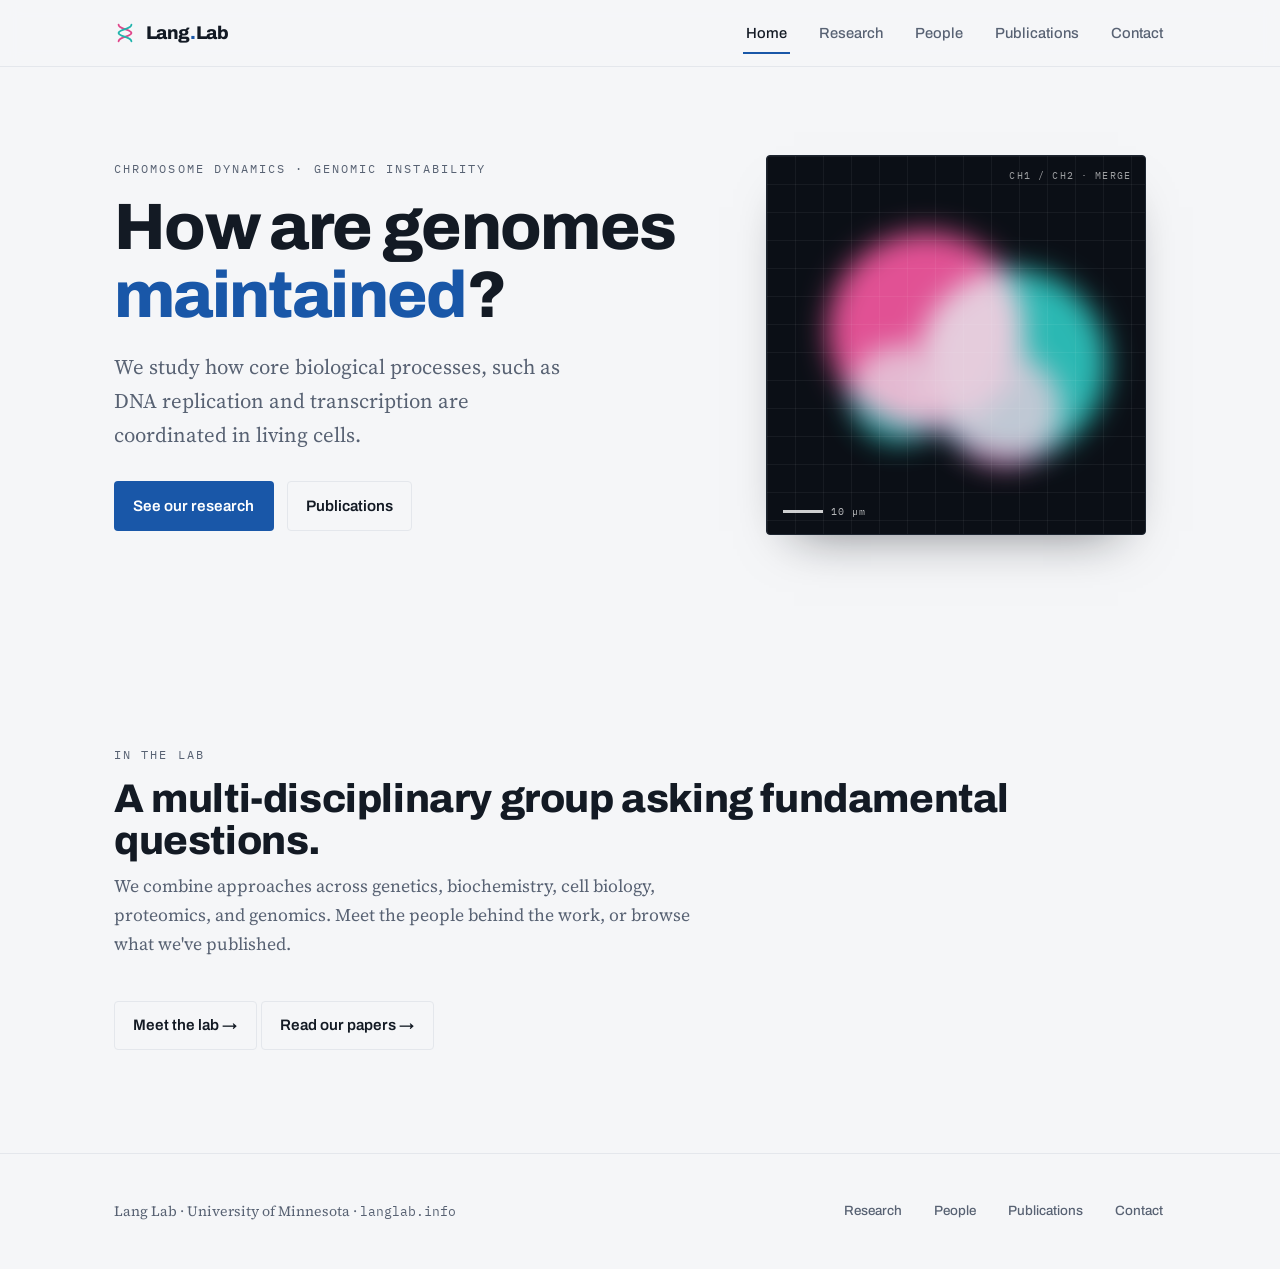
<file: index.html>
<!DOCTYPE html>
<html lang="en">
<head>
<meta charset="UTF-8">
<meta name="viewport" content="width=device-width, initial-scale=1">
<title>Lang Lab</title>
<meta name="description" content="The Lang Lab at the University of Minnesota studies how DNA replication, DNA repair, and transcription are coordinated in living cells.">
<link rel="preconnect" href="https://fonts.googleapis.com">
<link rel="preconnect" href="https://fonts.gstatic.com" crossorigin>
<link href="https://fonts.googleapis.com/css2?family=Archivo:wght@400;500;600;700&family=Archivo+Expanded:wght@700;800&family=Source+Serif+4:opsz,wght@8..60,400;8..60,600&family=IBM+Plex+Mono:wght@400;500&display=swap" rel="stylesheet">
<link rel="stylesheet" href="styles.css">
</head>
<body>

<header class="site-head">
  <div class="wrap">
    <a class="brand" href="index.html" aria-label="Lang Lab home">
      <svg class="mark" viewBox="0 0 24 24" fill="none" aria-hidden="true">
        <path d="M5 3c0 5 14 5 14 9s-14 4-14 9" stroke="#E0468A" stroke-width="2" stroke-linecap="round"/>
        <path d="M19 3c0 5-14 5-14 9s14 4 14 9" stroke="#21B4AC" stroke-width="2" stroke-linecap="round"/>
      </svg>
      <span class="name">Lang<span>.</span>Lab</span>
    </a>
    <button class="nav-toggle" aria-label="Menu" aria-expanded="false" aria-controls="nav">
      <svg width="20" height="20" viewBox="0 0 20 20" fill="none"><path d="M3 6h14M3 10h14M3 14h14" stroke="currentColor" stroke-width="1.8" stroke-linecap="round"/></svg>
    </button>
    <nav class="nav" id="nav">
      <a href="index.html" aria-current="page">Home</a>
      <a href="research.html">Research</a>
      <a href="people.html">People</a>
      <a href="publications.html">Publications</a>
      <a href="contact.html">Contact</a>
    </nav>
  </div>
</header>

<main>
  <section class="hero">
    <div class="wrap hero-grid">
      <div>
        <p class="eyebrow">Chromosome Dynamics · Genomic Instability</p>
        <h1>How are genomes <em>maintained</em>?</h1>
        <p class="lede">We study how core biological processes, such as DNA replication and transcription are coordinated in living cells.</p>
        <div class="cta-row">
          <a class="btn btn-primary" href="research.html">See our research</a>
          <a class="btn btn-ghost" href="publications.html">Publications</a>
        </div>
      </div>
      <div class="field" aria-hidden="true">
        <div class="chan a"></div>
        <div class="chan b"></div>
        <div class="grid-overlay"></div>
        <span class="tag">CH1 / CH2 · MERGE</span>
        <span class="scalebar"><i></i>10 µm</span>
      </div>
    </div>
  </section>

  
  <section class="section">
    <div class="wrap">
      <div class="sec-head">
        <p class="eyebrow">In the lab</p>
        <h2>A multi-disciplinary group asking fundamental questions.</h2>
        <p>We combine approaches across genetics, biochemistry, cell biology, proteomics, and genomics. Meet the people behind the work, or browse what we've published.</p>
      </div>
      <div class="cta-row">
        <a class="btn btn-ghost" href="people.html">Meet the lab →</a>
        <a class="btn btn-ghost" href="publications.html">Read our papers →</a>
      </div>
    </div>
  </section>
</main>

<footer class="site-foot">
  <div class="wrap">
    <div>Lang Lab · University of Minnesota · <span style="font-family:var(--mono);font-size:0.82rem;">langlab.info</span></div>
    <nav class="nav">
      <a href="research.html">Research</a>
      <a href="people.html">People</a>
      <a href="publications.html">Publications</a>
      <a href="contact.html">Contact</a>
    </nav>
  </div>
</footer>

<script src="assets/site.js"></script>
</body>
</html>
</file>
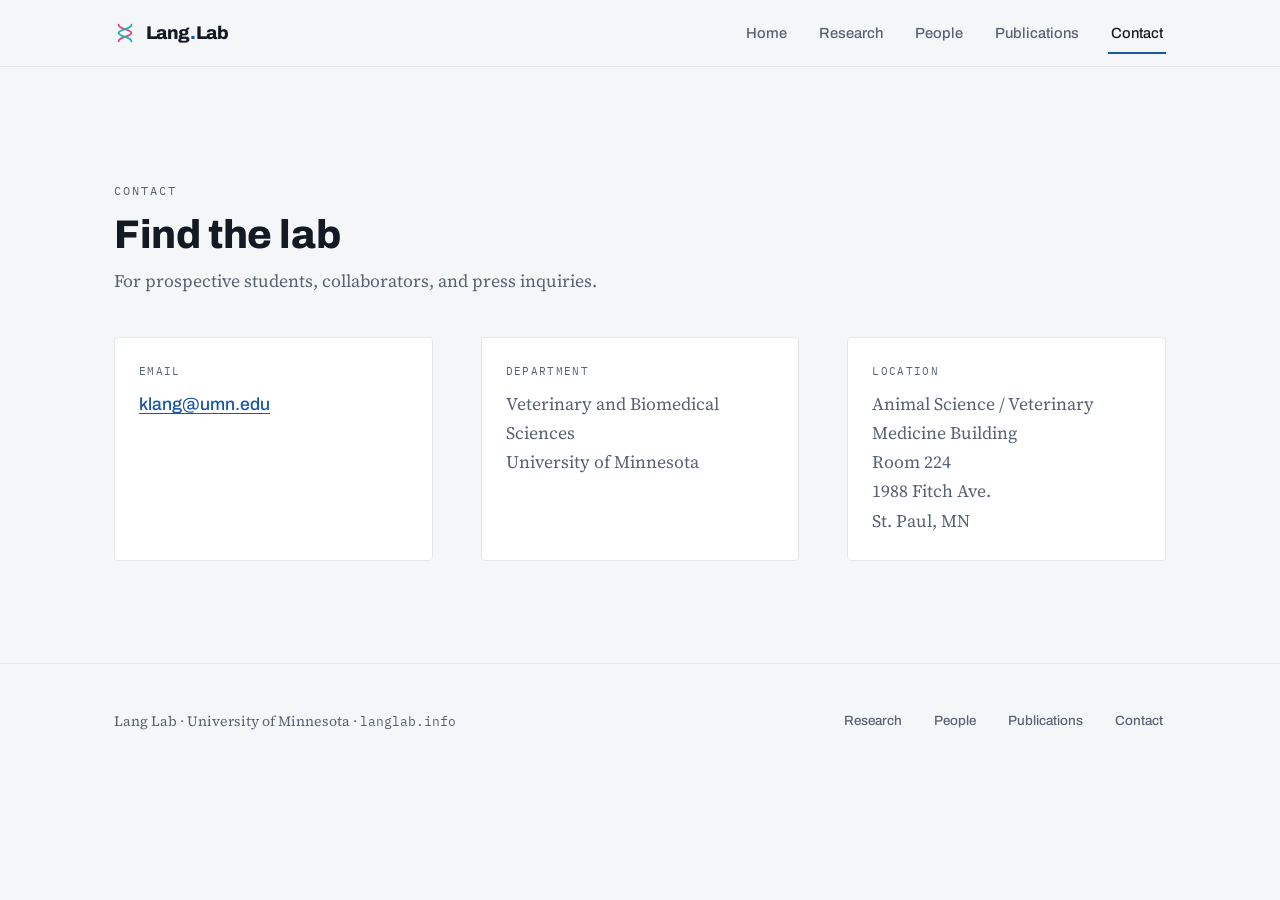
<file: contact.html>
<!DOCTYPE html>
<html lang="en">
<head>
<meta charset="UTF-8">
<meta name="viewport" content="width=device-width, initial-scale=1">
<title>Contact — Lang Lab</title>
<meta name="description" content="Contact the Lang Lab at the University of Minnesota.">
<link rel="preconnect" href="https://fonts.googleapis.com">
<link rel="preconnect" href="https://fonts.gstatic.com" crossorigin>
<link href="https://fonts.googleapis.com/css2?family=Archivo:wght@400;500;600;700&family=Archivo+Expanded:wght@700;800&family=Source+Serif+4:opsz,wght@8..60,400;8..60,600&family=IBM+Plex+Mono:wght@400;500&display=swap" rel="stylesheet">
<link rel="stylesheet" href="styles.css">
</head>
<body>

<header class="site-head">
  <div class="wrap">
    <a class="brand" href="index.html" aria-label="Lang Lab home">
      <svg class="mark" viewBox="0 0 24 24" fill="none" aria-hidden="true">
        <path d="M5 3c0 5 14 5 14 9s-14 4-14 9" stroke="#E0468A" stroke-width="2" stroke-linecap="round"/>
        <path d="M19 3c0 5-14 5-14 9s14 4 14 9" stroke="#21B4AC" stroke-width="2" stroke-linecap="round"/>
      </svg>
      <span class="name">Lang<span>.</span>Lab</span>
    </a>
    <button class="nav-toggle" aria-label="Menu" aria-expanded="false" aria-controls="nav">
      <svg width="20" height="20" viewBox="0 0 20 20" fill="none"><path d="M3 6h14M3 10h14M3 14h14" stroke="currentColor" stroke-width="1.8" stroke-linecap="round"/></svg>
    </button>
    <nav class="nav" id="nav">
      <a href="index.html">Home</a>
      <a href="research.html">Research</a>
      <a href="people.html">People</a>
      <a href="publications.html">Publications</a>
      <a href="contact.html" aria-current="page">Contact</a>
    </nav>
  </div>
</header>

<main>
  <section class="section">
    <div class="wrap">
      <div class="sec-head">
        <p class="eyebrow">Contact</p>
        <h2>Find the lab</h2>
        <p>For prospective students, collaborators, and press inquiries.</p>
      </div>
      <div class="contact-grid">
        <div class="contact-card">
          <p class="label">Email</p>
          <a class="email" data-u="klang" data-d="umn.edu" data-show="address">klang [at] umn.edu</a>
        </div>
        <div class="contact-card">
          <p class="label">Department</p>
          <p style="margin:0;color:var(--slate);">Veterinary and Biomedical Sciences<br>University of Minnesota</p>
        </div>
        <div class="contact-card">
          <p class="label">Location</p>
          <p style="margin:0;color:var(--slate);">Animal Science / Veterinary Medicine Building <br> Room 224<br>1988 Fitch Ave.<br>St. Paul, MN</p>
        </div>
      </div>
    </div>
  </section>
</main>

<footer class="site-foot">
  <div class="wrap">
    <div>Lang Lab · University of Minnesota · <span style="font-family:var(--mono);font-size:0.82rem;">langlab.info</span></div>
    <nav class="nav">
      <a href="research.html">Research</a>
      <a href="people.html">People</a>
      <a href="publications.html">Publications</a>
      <a href="contact.html">Contact</a>
    </nav>
  </div>
</footer>

<script src="assets/site.js"></script>
</body>
</html>
</file>
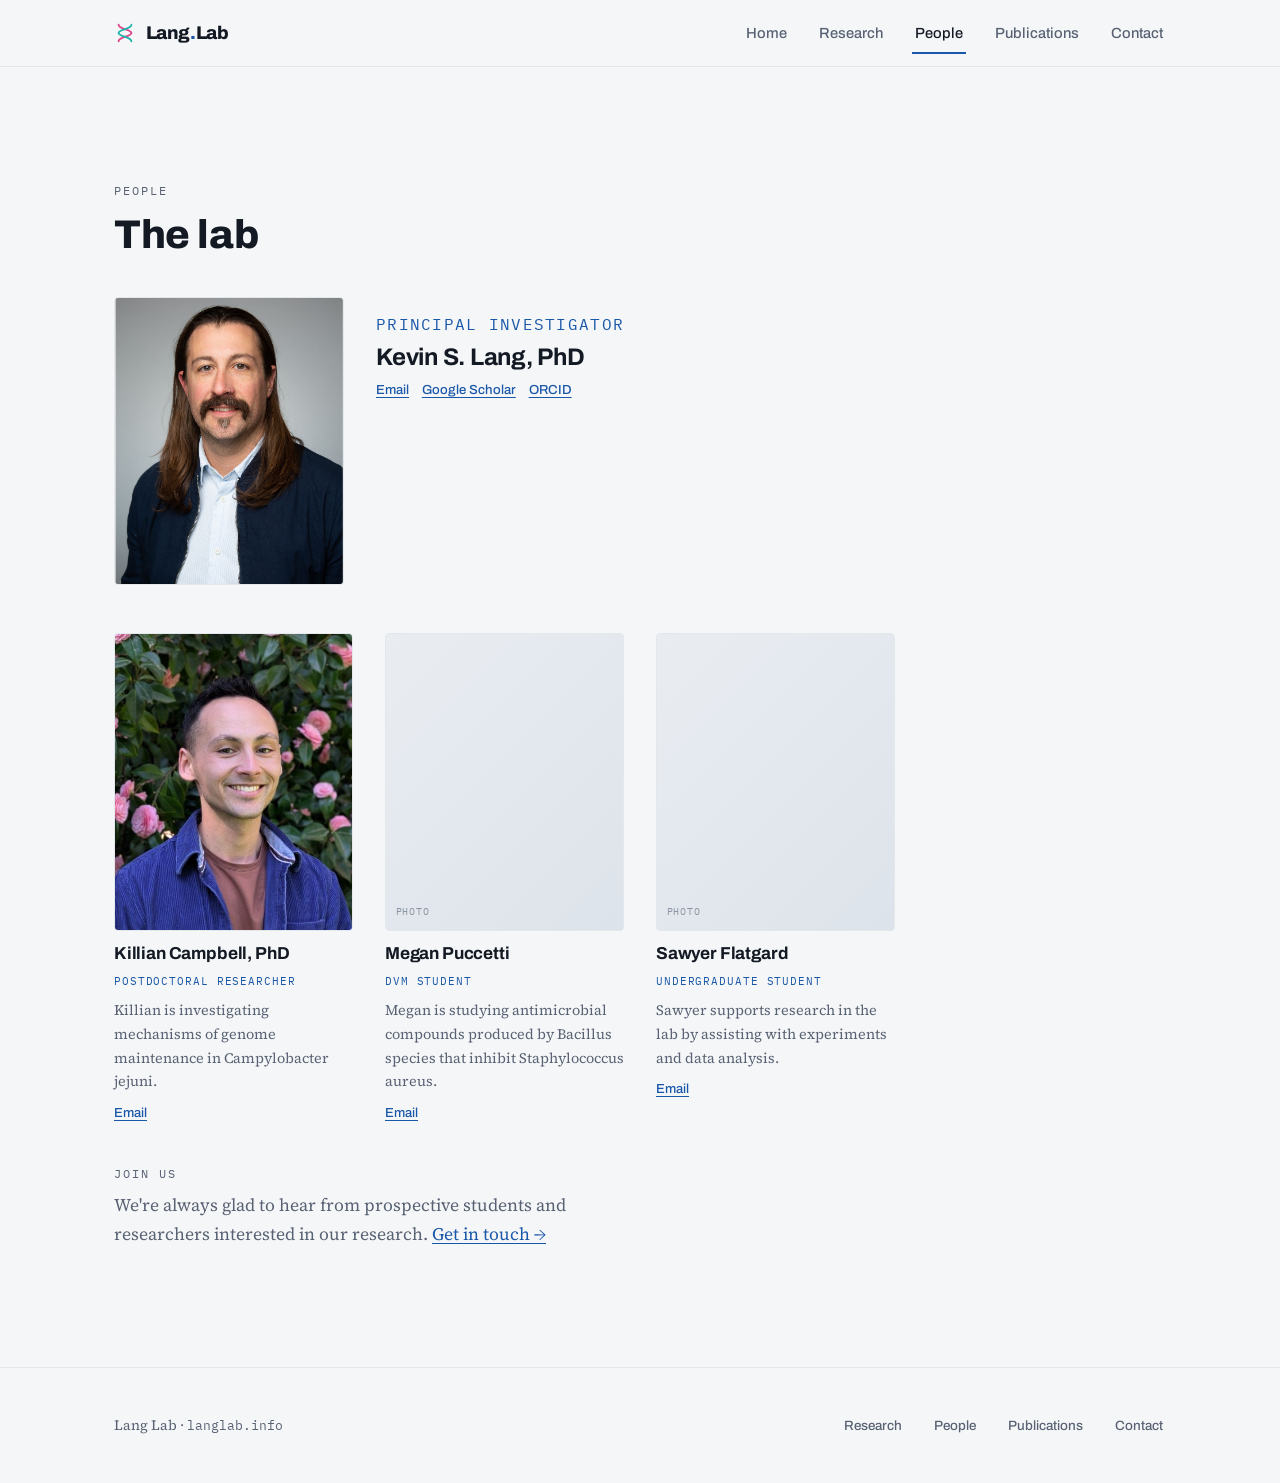
<file: people.html>
<!DOCTYPE html>
<html lang="en">
<head>
<meta charset="UTF-8">
<meta name="viewport" content="width=device-width, initial-scale=1">
<title>People — Lang Lab</title>
<meta name="description" content="The people of the Lang Lab at the University of Minnesota.">
<link rel="preconnect" href="https://fonts.googleapis.com">
<link rel="preconnect" href="https://fonts.gstatic.com" crossorigin>
<link href="https://fonts.googleapis.com/css2?family=Archivo:wght@400;500;600;700&family=Archivo+Expanded:wght@700;800&family=Source+Serif+4:opsz,wght@8..60,400;8..60,600&family=IBM+Plex+Mono:wght@400;500&display=swap" rel="stylesheet">
<link rel="stylesheet" href="styles.css">
</head>
<body>

<header class="site-head">
  <div class="wrap">
    <a class="brand" href="index.html" aria-label="Lang Lab home">
      <svg class="mark" viewBox="0 0 24 24" fill="none" aria-hidden="true">
        <path d="M5 3c0 5 14 5 14 9s-14 4-14 9" stroke="#E0468A" stroke-width="2" stroke-linecap="round"/>
        <path d="M19 3c0 5-14 5-14 9s14 4 14 9" stroke="#21B4AC" stroke-width="2" stroke-linecap="round"/>
      </svg>
      <span class="name">Lang<span>.</span>Lab</span>
    </a>
    <button class="nav-toggle" aria-label="Menu" aria-expanded="false" aria-controls="nav">
      <svg width="20" height="20" viewBox="0 0 20 20" fill="none"><path d="M3 6h14M3 10h14M3 14h14" stroke="currentColor" stroke-width="1.8" stroke-linecap="round"/></svg>
    </button>
    <nav class="nav" id="nav">
      <a href="index.html">Home</a>
      <a href="research.html">Research</a>
      <a href="people.html" aria-current="page">People</a>
      <a href="publications.html">Publications</a>
      <a href="contact.html">Contact</a>
    </nav>
  </div>
</header>

<main>
  <section class="section">
    <div class="wrap">
      <div class="sec-head">
        <p class="eyebrow">People</p>
        <h2>The lab</h2>
      </div>

      <!-- PRINCIPAL INVESTIGATOR -->
      <div class="people-grid" style="margin-bottom:3rem;">
        <article class="person lead">
          <div class="photo">
            <img src="assets/headshot_klang.jpg" alt="Kevin Lang">
            <!--<span class="ph">PHOTO · assets/headshot_klang.jpg</span> -->
          </div>
          <div>
            <p class="role">Principal Investigator</p>
            <h3>Kevin S. Lang, PhD</h3>
            <p><!-- [One short paragraph: your background, research interests, and what drives the lab's work. A couple of sentences is plenty — funders and prospective students read this first.] --></p>
            <div class="links">
              <a class="email" data-u="klang" data-d="umn.edu">Email</a>
              <a href="#">Google Scholar</a>
              <a href="#">ORCID</a>
            </div>
          </div>
        </article>
      </div>

      <!-- LAB MEMBERS — duplicate one .person block per person -->
      <div class="people-grid">

        <article class="person">
          <div class="photo">
            <img src="assets/headshot_kill.jpeg" alt="Killian Campbell">
          </div>
          <h3>Killian Campbell, PhD</h3>
          <p class="role">Postdoctoral Researcher</p>
          <p>Killian is investigating mechanisms of genome maintenance in Campylobacter jejuni.</p>
          <div class="links"><a class="email" data-u="username" data-d="umn.edu">Email</a></div>
        </article>

        <article class="person">
          <div class="photo"><span class="ph">PHOTO</span></div>
          <h3>Megan Puccetti</h3>
          <p class="role">DVM Student</p>
          <p>Megan is studying antimicrobial compounds produced by Bacillus species that inhibit Staphylococcus aureus.</p>
          <div class="links"><a class="email" data-u="username" data-d="umn.edu">Email</a></div>
        </article>

         <article class="person">
          <div class="photo"><span class="ph">PHOTO</span></div>
          <h3>Sawyer Flatgard</h3>
          <p class="role">Undergraduate Student</p>
          <p>Sawyer supports research in the lab by assisting with experiments and data analysis.</p>
          <div class="links"><a class="email" data-u="username" data-d="umn.edu">Email</a></div>
        </article> 

        <!--<article class="person">
          <div class="photo"><span class="ph">PHOTO</span></div>
          <h3>[Full Name]</h3>
          <p class="role">Research Technician</p>
          <p>[One line on their project or focus.]</p>
          <div class="links"><a class="email" data-u="username" data-d="umn.edu">Email</a></div>
        </article> -->

      </div>

      <div style="margin-top:2.5rem;">
        <p class="eyebrow" style="margin-bottom:0.5rem;">Join us</p>
        <p style="color:var(--slate);max-width:55ch;">We're always glad to hear from prospective students and researchers interested in our research. <a href="contact.html">Get in touch →</a></p>
      </div>
    </div>
  </section>
</main>

<footer class="site-foot">
  <div class="wrap">
    <div>Lang Lab ·  <span style="font-family:var(--mono);font-size:0.82rem;">langlab.info</span></div>
    <nav class="nav">
      <a href="research.html">Research</a>
      <a href="people.html">People</a>
      <a href="publications.html">Publications</a>
      <a href="contact.html">Contact</a>
    </nav>
  </div>
</footer>

<script src="assets/site.js"></script>
</body>
</html>
</file>
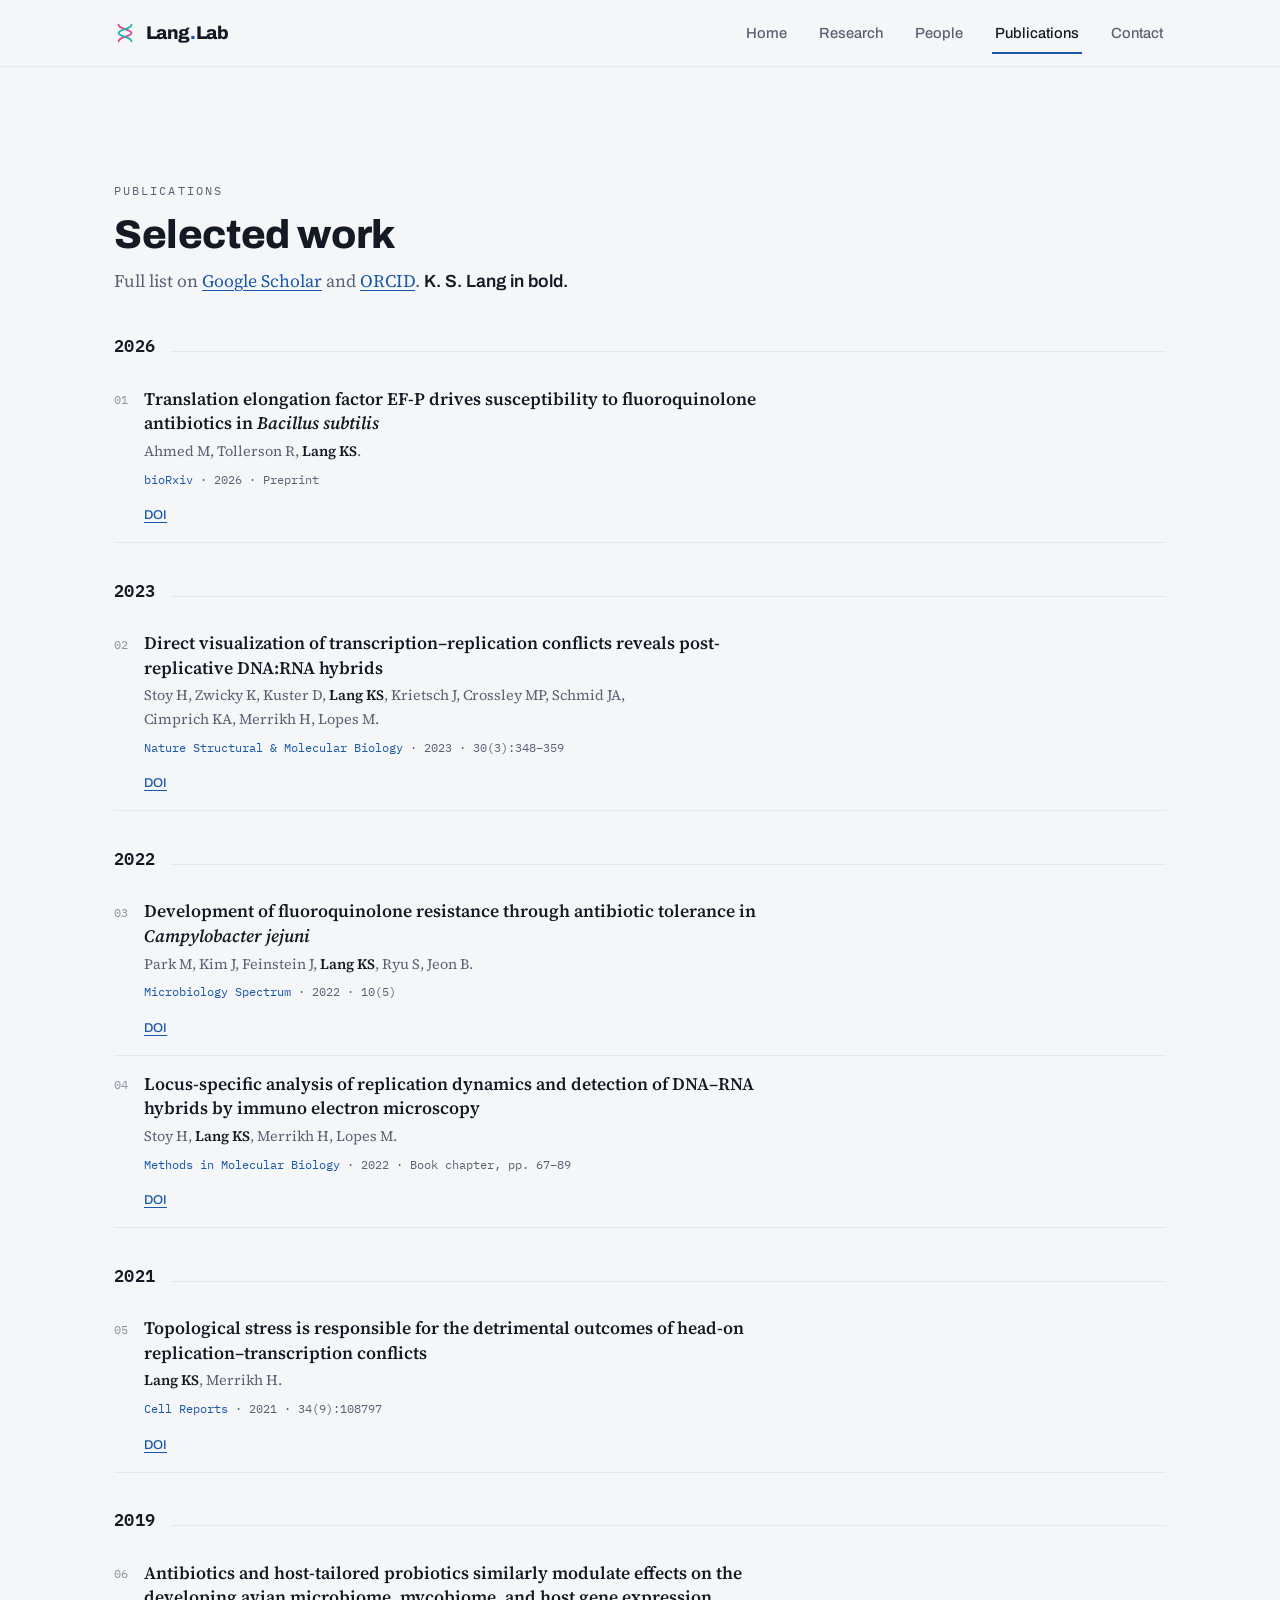
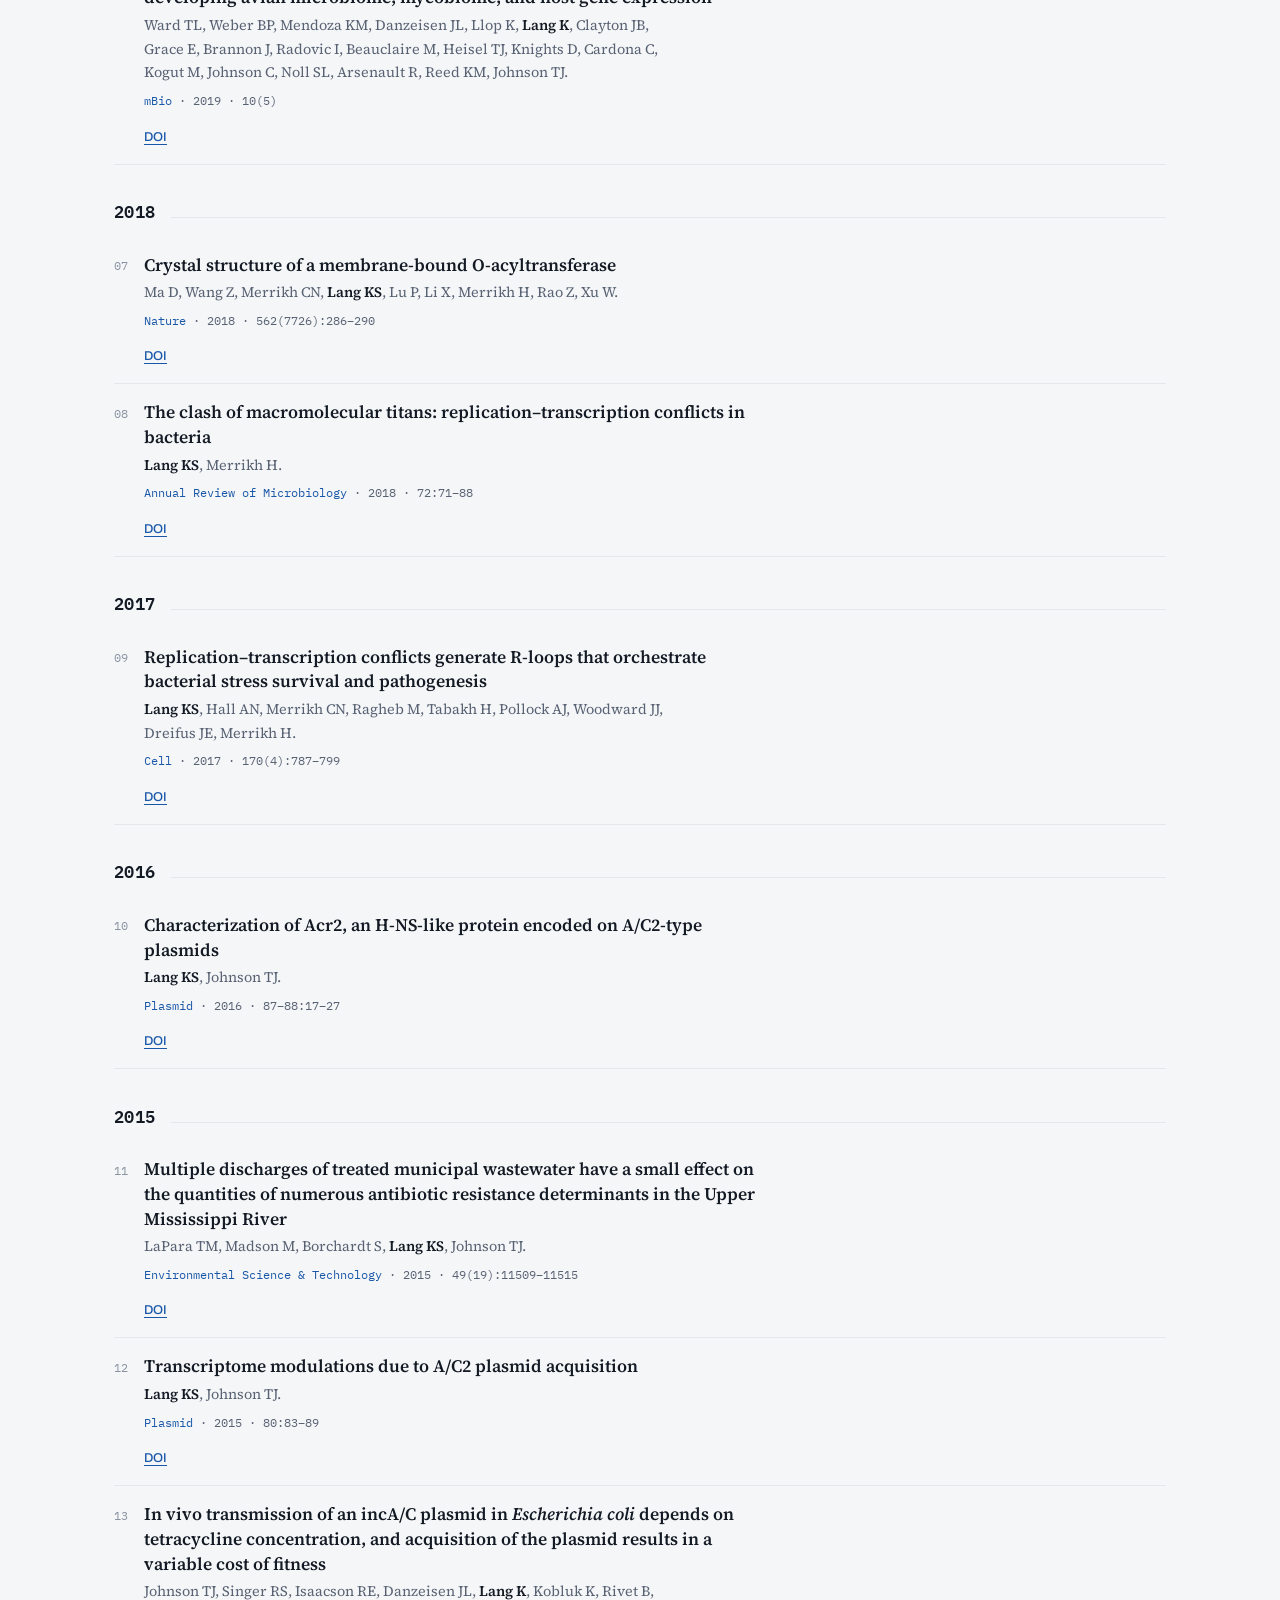
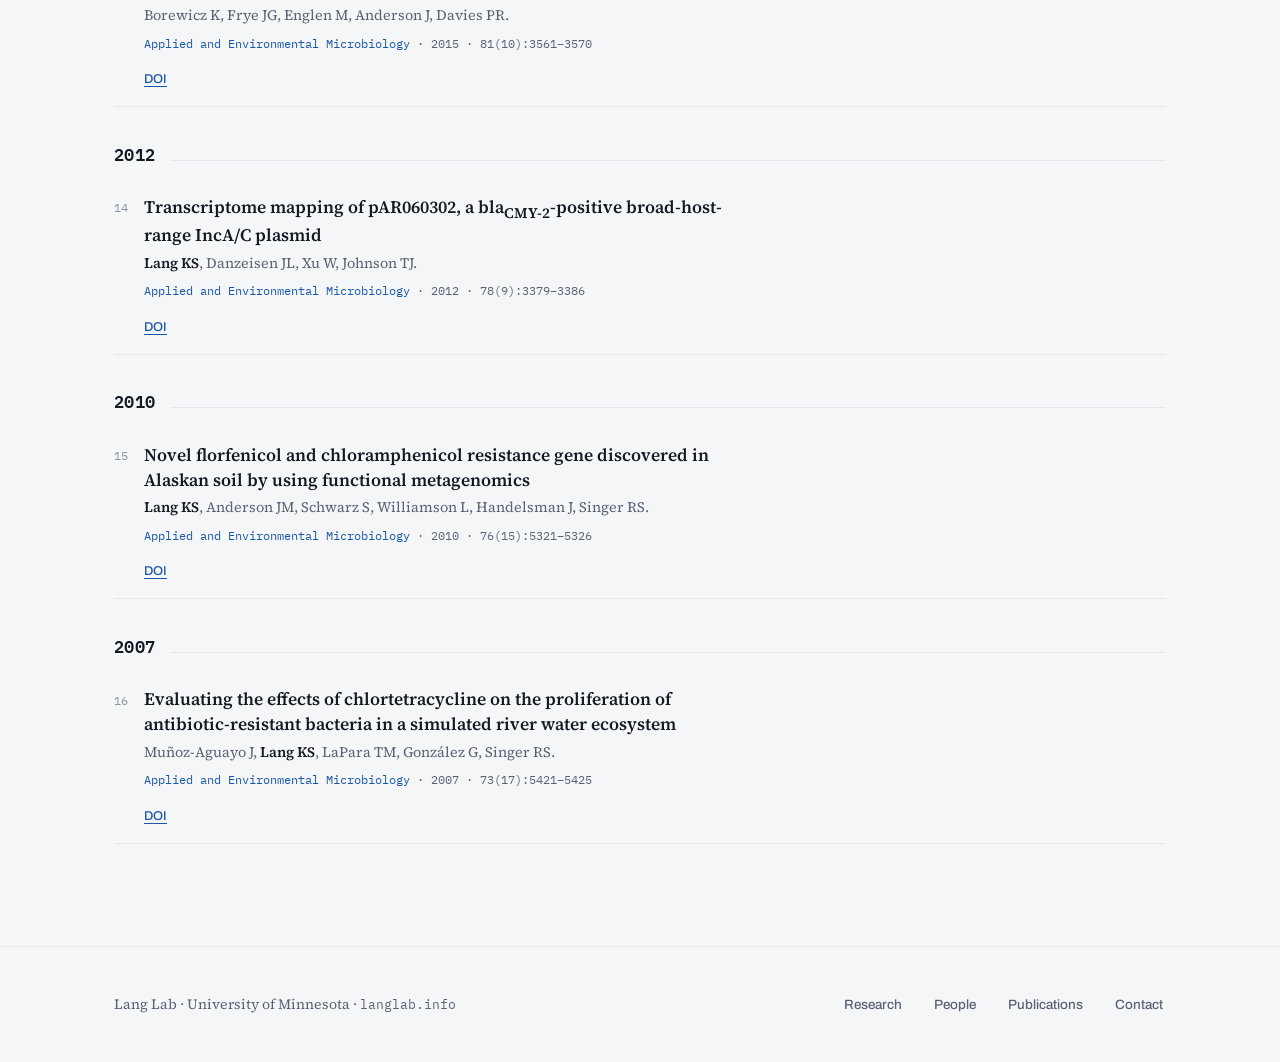
<file: publications.html>
<!DOCTYPE html>
<html lang="en">
<head>
<meta charset="UTF-8">
<meta name="viewport" content="width=device-width, initial-scale=1">
<title>Publications — Lang Lab</title>
<meta name="description" content="Publications from the Lang Lab at the University of Minnesota.">
<link rel="preconnect" href="https://fonts.googleapis.com">
<link rel="preconnect" href="https://fonts.gstatic.com" crossorigin>
<link href="https://fonts.googleapis.com/css2?family=Archivo:wght@400;500;600;700&family=Archivo+Expanded:wght@700;800&family=Source+Serif+4:opsz,wght@8..60,400;8..60,600&family=IBM+Plex+Mono:wght@400;500&display=swap" rel="stylesheet">
<link rel="stylesheet" href="styles.css">
</head>
<body>

<header class="site-head">
  <div class="wrap">
    <a class="brand" href="index.html" aria-label="Lang Lab home">
      <svg class="mark" viewBox="0 0 24 24" fill="none" aria-hidden="true">
        <path d="M5 3c0 5 14 5 14 9s-14 4-14 9" stroke="#E0468A" stroke-width="2" stroke-linecap="round"/>
        <path d="M19 3c0 5-14 5-14 9s14 4 14 9" stroke="#21B4AC" stroke-width="2" stroke-linecap="round"/>
      </svg>
      <span class="name">Lang<span>.</span>Lab</span>
    </a>
    <button class="nav-toggle" aria-label="Menu" aria-expanded="false" aria-controls="nav">
      <svg width="20" height="20" viewBox="0 0 20 20" fill="none"><path d="M3 6h14M3 10h14M3 14h14" stroke="currentColor" stroke-width="1.8" stroke-linecap="round"/></svg>
    </button>
    <nav class="nav" id="nav">
      <a href="index.html">Home</a>
      <a href="research.html">Research</a>
      <a href="people.html">People</a>
      <a href="publications.html" aria-current="page">Publications</a>
      <a href="contact.html">Contact</a>
    </nav>
  </div>
</header>

<main>
  <section class="section">
    <div class="wrap">
      <div class="sec-head">
        <p class="eyebrow">Publications</p>
        <h2>Selected work</h2>
        <p>Full list on <a href="https://scholar.google.com/citations?user=zCi4qSIAAAAJ&hl=en">Google Scholar</a> and <a href="https://orcid.org/0000-0002-7856-7459">ORCID</a>. <strong style="color:var(--ink);font-family:var(--sans);font-weight:600;">K. S. Lang in bold.</strong></p>
      </div>

      <div class="pub-year"><h3>2026</h3><span class="rule"></span></div>

      <article class="pub">
        <div class="idx">01</div>
        <div>
          <p class="title">Translation elongation factor EF-P drives susceptibility to fluoroquinolone antibiotics in <i>Bacillus subtilis</i></p>
          <p class="authors">Ahmed M, Tollerson R, <span class="me">Lang KS</span>.</p>
          <p class="meta"><span class="journal">bioRxiv</span> · 2026 · Preprint</p>
          <div class="plinks"><a href="https://doi.org/10.64898/2026.09.27.754791">DOI</a></div>
        </div>
      </article>

      <div class="pub-year"><h3>2023</h3><span class="rule"></span></div>

      <article class="pub">
        <div class="idx">02</div>
        <div>
          <p class="title">Direct visualization of transcription–replication conflicts reveals post-replicative DNA:RNA hybrids</p>
          <p class="authors">Stoy H, Zwicky K, Kuster D, <span class="me">Lang KS</span>, Krietsch J, Crossley MP, Schmid JA, Cimprich KA, Merrikh H, Lopes M.</p>
          <p class="meta"><span class="journal">Nature Structural &amp; Molecular Biology</span> · 2023 · 30(3):348–359</p>
          <div class="plinks"><a href="https://doi.org/10.1038/s41594-023-00928-6">DOI</a></div>
        </div>
      </article>

      <div class="pub-year"><h3>2022</h3><span class="rule"></span></div>

      <article class="pub">
        <div class="idx">03</div>
        <div>
          <p class="title">Development of fluoroquinolone resistance through antibiotic tolerance in <i>Campylobacter jejuni</i></p>
          <p class="authors">Park M, Kim J, Feinstein J, <span class="me">Lang KS</span>, Ryu S, Jeon B.</p>
          <p class="meta"><span class="journal">Microbiology Spectrum</span> · 2022 · 10(5)</p>
          <div class="plinks"><a href="https://doi.org/10.1128/spectrum.01667-22">DOI</a></div>
        </div>
      </article>

      <article class="pub">
        <div class="idx">04</div>
        <div>
          <p class="title">Locus-specific analysis of replication dynamics and detection of DNA–RNA hybrids by immuno electron microscopy</p>
          <p class="authors">Stoy H, <span class="me">Lang KS</span>, Merrikh H, Lopes M.</p>
          <p class="meta"><span class="journal">Methods in Molecular Biology</span> · 2022 · Book chapter, pp. 67–89</p>
          <div class="plinks"><a href="https://doi.org/10.1007/978-1-0716-2477-7_6">DOI</a></div>
        </div>
      </article>

      <div class="pub-year"><h3>2021</h3><span class="rule"></span></div>

      <article class="pub">
        <div class="idx">05</div>
        <div>
          <p class="title">Topological stress is responsible for the detrimental outcomes of head-on replication–transcription conflicts</p>
          <p class="authors"><span class="me">Lang KS</span>, Merrikh H.</p>
          <p class="meta"><span class="journal">Cell Reports</span> · 2021 · 34(9):108797</p>
          <div class="plinks"><a href="https://doi.org/10.1016/j.celrep.2021.108797">DOI</a></div>
        </div>
      </article>

      <div class="pub-year"><h3>2019</h3><span class="rule"></span></div>

      <article class="pub">
        <div class="idx">06</div>
        <div>
          <p class="title">Antibiotics and host-tailored probiotics similarly modulate effects on the developing avian microbiome, mycobiome, and host gene expression</p>
          <p class="authors">Ward TL, Weber BP, Mendoza KM, Danzeisen JL, Llop K, <span class="me">Lang K</span>, Clayton JB, Grace E, Brannon J, Radovic I, Beauclaire M, Heisel TJ, Knights D, Cardona C, Kogut M, Johnson C, Noll SL, Arsenault R, Reed KM, Johnson TJ.</p>
          <p class="meta"><span class="journal">mBio</span> · 2019 · 10(5)</p>
          <div class="plinks"><a href="https://doi.org/10.1128/mbio.02171-19">DOI</a></div>
        </div>
      </article>

      <div class="pub-year"><h3>2018</h3><span class="rule"></span></div>

      <article class="pub">
        <div class="idx">07</div>
        <div>
          <p class="title">Crystal structure of a membrane-bound O-acyltransferase</p>
          <p class="authors">Ma D, Wang Z, Merrikh CN, <span class="me">Lang KS</span>, Lu P, Li X, Merrikh H, Rao Z, Xu W.</p>
          <p class="meta"><span class="journal">Nature</span> · 2018 · 562(7726):286–290</p>
          <div class="plinks"><a href="https://doi.org/10.1038/s41586-018-0568-2">DOI</a></div>
        </div>
      </article>

      <article class="pub">
        <div class="idx">08</div>
        <div>
          <p class="title">The clash of macromolecular titans: replication–transcription conflicts in bacteria</p>
          <p class="authors"><span class="me">Lang KS</span>, Merrikh H.</p>
          <p class="meta"><span class="journal">Annual Review of Microbiology</span> · 2018 · 72:71–88</p>
          <div class="plinks"><a href="https://doi.org/10.1146/annurev-micro-090817-062514">DOI</a></div>
        </div>
      </article>

      <div class="pub-year"><h3>2017</h3><span class="rule"></span></div>

      <article class="pub">
        <div class="idx">09</div>
        <div>
          <p class="title">Replication–transcription conflicts generate R-loops that orchestrate bacterial stress survival and pathogenesis</p>
          <p class="authors"><span class="me">Lang KS</span>, Hall AN, Merrikh CN, Ragheb M, Tabakh H, Pollock AJ, Woodward JJ, Dreifus JE, Merrikh H.</p>
          <p class="meta"><span class="journal">Cell</span> · 2017 · 170(4):787–799</p>
          <div class="plinks"><a href="https://doi.org/10.1016/j.cell.2017.07.044">DOI</a></div>
        </div>
      </article>

      <div class="pub-year"><h3>2016</h3><span class="rule"></span></div>

      <article class="pub">
        <div class="idx">10</div>
        <div>
          <p class="title">Characterization of Acr2, an H-NS-like protein encoded on A/C2-type plasmids</p>
          <p class="authors"><span class="me">Lang KS</span>, Johnson TJ.</p>
          <p class="meta"><span class="journal">Plasmid</span> · 2016 · 87–88:17–27</p>
          <div class="plinks"><a href="https://doi.org/10.1016/j.plasmid.2016.07.004">DOI</a></div>
        </div>
      </article>

      <div class="pub-year"><h3>2015</h3><span class="rule"></span></div>

      <article class="pub">
        <div class="idx">11</div>
        <div>
          <p class="title">Multiple discharges of treated municipal wastewater have a small effect on the quantities of numerous antibiotic resistance determinants in the Upper Mississippi River</p>
          <p class="authors">LaPara TM, Madson M, Borchardt S, <span class="me">Lang KS</span>, Johnson TJ.</p>
          <p class="meta"><span class="journal">Environmental Science &amp; Technology</span> · 2015 · 49(19):11509–11515</p>
          <div class="plinks"><a href="https://doi.org/10.1021/acs.est.5b02803">DOI</a></div>
        </div>
      </article>

      <article class="pub">
        <div class="idx">12</div>
        <div>
          <p class="title">Transcriptome modulations due to A/C2 plasmid acquisition</p>
          <p class="authors"><span class="me">Lang KS</span>, Johnson TJ.</p>
          <p class="meta"><span class="journal">Plasmid</span> · 2015 · 80:83–89</p>
          <div class="plinks"><a href="https://doi.org/10.1016/j.plasmid.2015.05.005">DOI</a></div>
        </div>
      </article>

      <article class="pub">
        <div class="idx">13</div>
        <div>
          <p class="title">In vivo transmission of an incA/C plasmid in <i>Escherichia coli</i> depends on tetracycline concentration, and acquisition of the plasmid results in a variable cost of fitness</p>
          <p class="authors">Johnson TJ, Singer RS, Isaacson RE, Danzeisen JL, <span class="me">Lang K</span>, Kobluk K, Rivet B, Borewicz K, Frye JG, Englen M, Anderson J, Davies PR.</p>
          <p class="meta"><span class="journal">Applied and Environmental Microbiology</span> · 2015 · 81(10):3561–3570</p>
          <div class="plinks"><a href="https://doi.org/10.1128/AEM.04193-14">DOI</a></div>
        </div>
      </article>

      <div class="pub-year"><h3>2012</h3><span class="rule"></span></div>

      <article class="pub">
        <div class="idx">14</div>
        <div>
          <p class="title">Transcriptome mapping of pAR060302, a bla<sub>CMY-2</sub>-positive broad-host-range IncA/C plasmid</p>
          <p class="authors"><span class="me">Lang KS</span>, Danzeisen JL, Xu W, Johnson TJ.</p>
          <p class="meta"><span class="journal">Applied and Environmental Microbiology</span> · 2012 · 78(9):3379–3386</p>
          <div class="plinks"><a href="https://doi.org/10.1128/AEM.07199-11">DOI</a></div>
        </div>
      </article>

      <div class="pub-year"><h3>2010</h3><span class="rule"></span></div>

      <article class="pub">
        <div class="idx">15</div>
        <div>
          <p class="title">Novel florfenicol and chloramphenicol resistance gene discovered in Alaskan soil by using functional metagenomics</p>
          <p class="authors"><span class="me">Lang KS</span>, Anderson JM, Schwarz S, Williamson L, Handelsman J, Singer RS.</p>
          <p class="meta"><span class="journal">Applied and Environmental Microbiology</span> · 2010 · 76(15):5321–5326</p>
          <div class="plinks"><a href="https://doi.org/10.1128/AEM.00323-10">DOI</a></div>
        </div>
      </article>

      <div class="pub-year"><h3>2007</h3><span class="rule"></span></div>

      <article class="pub">
        <div class="idx">16</div>
        <div>
          <p class="title">Evaluating the effects of chlortetracycline on the proliferation of antibiotic-resistant bacteria in a simulated river water ecosystem</p>
          <p class="authors">Muñoz-Aguayo J, <span class="me">Lang KS</span>, LaPara TM, González G, Singer RS.</p>
          <p class="meta"><span class="journal">Applied and Environmental Microbiology</span> · 2007 · 73(17):5421–5425</p>
          <div class="plinks"><a href="https://doi.org/10.1128/AEM.00708-07">DOI</a></div>
        </div>
      </article>

    </div>
  </section>
</main>

<footer class="site-foot">
  <div class="wrap">
    <div>Lang Lab · University of Minnesota · <span style="font-family:var(--mono);font-size:0.82rem;">langlab.info</span></div>
    <nav class="nav">
      <a href="research.html">Research</a>
      <a href="people.html">People</a>
      <a href="publications.html">Publications</a>
      <a href="contact.html">Contact</a>
    </nav>
  </div>
</footer>

<script src="assets/site.js"></script>
</body>
</html>
</file>
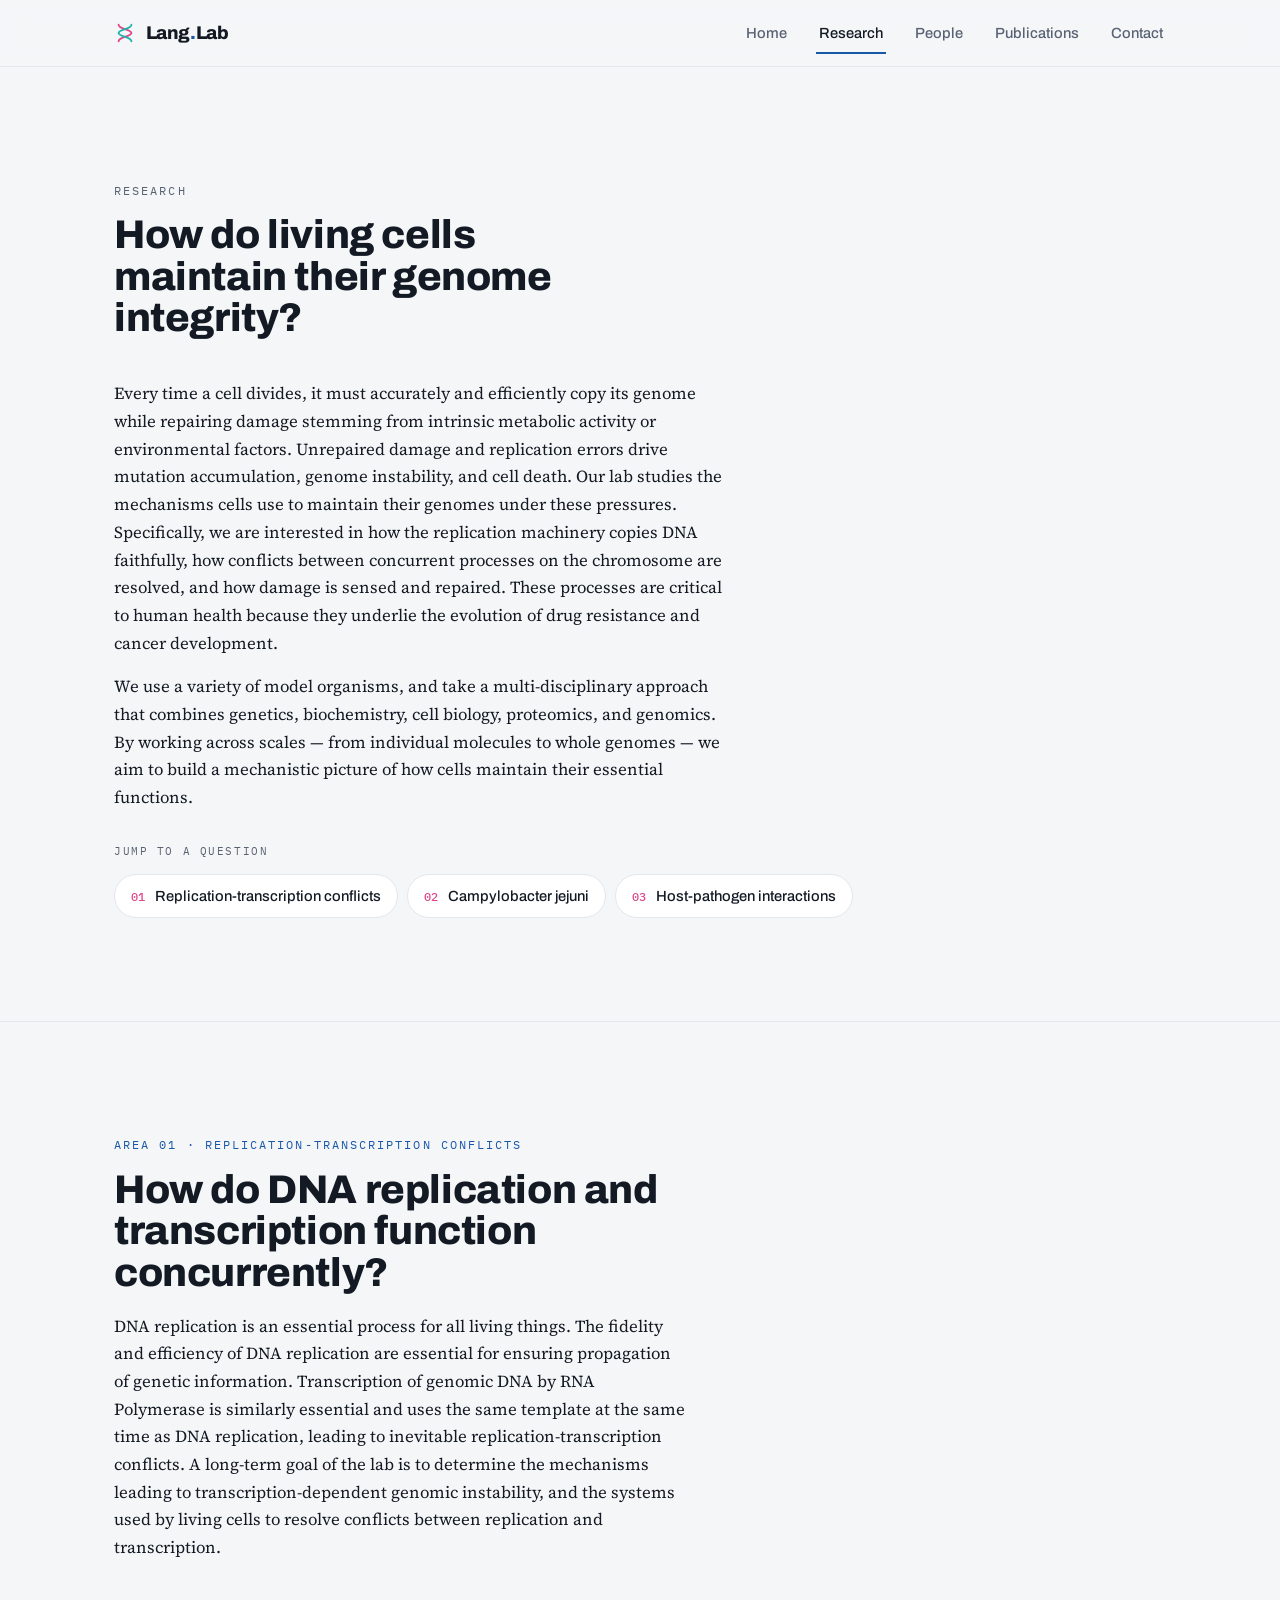
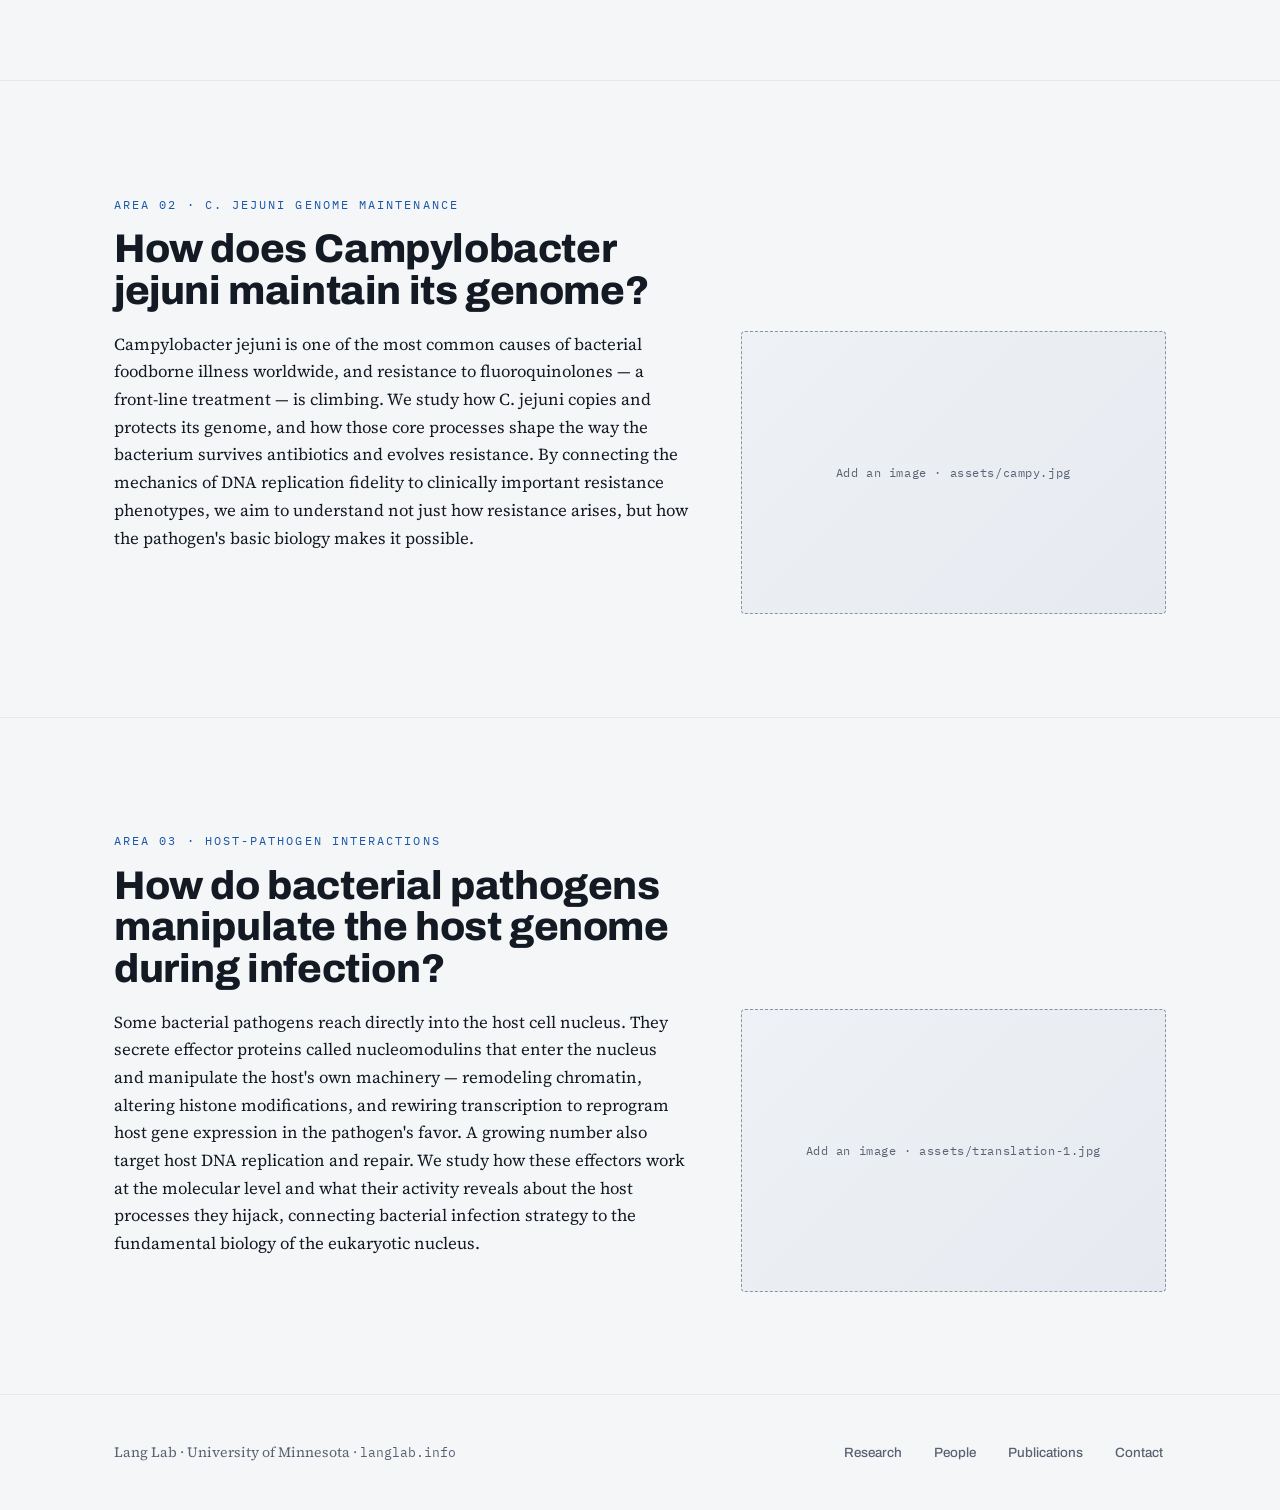
<file: research.html>
<!DOCTYPE html>
<html lang="en">
<head>
<meta charset="UTF-8">
<meta name="viewport" content="width=device-width, initial-scale=1">
<title>Research — Lang Lab</title>
<meta name="description" content="Research in the Lang Lab: DNA replication and repair, transcription, and translation during host–pathogen interactions.">
<link rel="preconnect" href="https://fonts.googleapis.com">
<link rel="preconnect" href="https://fonts.gstatic.com" crossorigin>
<link href="https://fonts.googleapis.com/css2?family=Archivo:wght@400;500;600;700&family=Archivo+Expanded:wght@700;800&family=Source+Serif+4:opsz,wght@8..60,400;8..60,600&family=IBM+Plex+Mono:wght@400;500&display=swap" rel="stylesheet">
<link rel="stylesheet" href="styles.css">
</head>
<body>

<header class="site-head">
  <div class="wrap">
    <a class="brand" href="index.html" aria-label="Lang Lab home">
      <svg class="mark" viewBox="0 0 24 24" fill="none" aria-hidden="true">
        <path d="M5 3c0 5 14 5 14 9s-14 4-14 9" stroke="#E0468A" stroke-width="2" stroke-linecap="round"/>
        <path d="M19 3c0 5-14 5-14 9s14 4 14 9" stroke="#21B4AC" stroke-width="2" stroke-linecap="round"/>
      </svg>
      <span class="name">Lang<span>.</span>Lab</span>
    </a>
    <button class="nav-toggle" aria-label="Menu" aria-expanded="false" aria-controls="nav">
      <svg width="20" height="20" viewBox="0 0 20 20" fill="none"><path d="M3 6h14M3 10h14M3 14h14" stroke="currentColor" stroke-width="1.8" stroke-linecap="round"/></svg>
    </button>
    <nav class="nav" id="nav">
      <a href="index.html">Home</a>
      <a href="research.html" aria-current="page">Research</a>
      <a href="people.html">People</a>
      <a href="publications.html">Publications</a>
      <a href="contact.html">Contact</a>
    </nav>
  </div>
</header>

<main>
  <section class="section">
    <div class="wrap">
      <div class="sec-head">
        <p class="eyebrow">Research</p>
        <h2 style="max-width:18ch;">How do living cells maintain their genome integrity?</h2>
      </div>
      <div class="prose">
        <p>Every time a cell divides, it must accurately and efficiently copy its genome while repairing damage stemming from intrinsic metabolic activity or environmental factors. Unrepaired damage and replication errors drive mutation accumulation, genome instability, and cell death. Our lab studies the mechanisms cells use to maintain their genomes under these pressures. Specifically, we are interested in how the replication machinery copies DNA faithfully, how conflicts between concurrent processes on the chromosome are resolved, and how damage is sensed and repaired. These processes are critical to human health because they underlie the evolution of drug resistance and cancer development. </p>
        <p>We use a variety of model organisms, and take a multi-disciplinary approach that combines genetics, biochemistry, cell biology, proteomics, and genomics. By working across scales — from individual molecules to whole genomes — we aim to build a mechanistic picture of how cells maintain their essential functions.</p>
      </div>
      <nav class="toc" aria-label="Research questions">
        <p class="toc-label">Jump to a question</p>
        <ol>
          <li><a href="#conflicts"><span class="n">01</span> Replication-transcription conflicts</a></li>
          <li><a href="#cjgenomemaintenance"><span class="n">02</span> Campylobacter jejuni</a></li>
          <li><a href="#hostpathogeninteractions"><span class="n">03</span> Host-pathogen interactions</a></li>
        </ol>
      </nav>
    </div>
  </section>

  <section class="section area" id="conflicts">
    <div class="wrap">
      <div class="sec-head">
        <p class="eyebrow">Area 01 · Replication-transcription conflicts</p>
        <h2>How do DNA replication and transcription function concurrently?</h2>
      </div>
      <div class="prose">
        <p>DNA replication is an essential process for all living things. The fidelity and efficiency of DNA replication are essential for ensuring propagation of genetic information. Transcription of genomic DNA by RNA Polymerase is similarly essential and uses the same template at the same time as DNA replication, leading to inevitable replication-transcription conflicts. A long-term goal of the lab is to determine the mechanisms leading to transcription-dependent genomic instability, and the systems used by living cells to resolve conflicts between replication and transcription.</p>
        <!-- <p><em>[Add public-facing specifics for this area — a project, a finding, or a question you're happy to share.]</em></p> -->
      </div>
      <div class="figs">
        <!-- IMAGE SLOT. To add a picture: drop the file in assets/, then replace the
             placeholder <div class="ph"> below with the <img>/<figcaption> that follow it.
             For MORE than one image, copy the whole <figure class="fig"> block — they tile automatically. -->
        <figure class="fig">
          <!-- <div class="ph">Add an image · assets/conflict.png</div> -->
          <!-- <img src="assets/conflict.png" alt="Describe what the figure shows"> --> 
          <!-- <figcaption>Optional caption.</figcaption> --> 
        </figure>
      </div>
    </div>
  </section>

  <section class="section area" id="cjgenomemaintenance">
    <div class="wrap">
      <div class="sec-head">
        <p class="eyebrow">Area 02 · C. jejuni genome maintenance</p>
        <h2>How does Campylobacter jejuni maintain its genome?</h2>
      </div>
      <div class="prose">
        <p>Campylobacter jejuni is one of the most common causes of bacterial foodborne illness worldwide, and resistance to fluoroquinolones — a front-line treatment — is climbing. We study how C. jejuni copies and protects its genome, and how those core processes shape the way the bacterium survives antibiotics and evolves resistance. By connecting the mechanics of DNA replication fidelity to clinically important resistance phenotypes, we aim to understand not just how resistance arises, but how the pathogen's basic biology makes it possible.</p>
        <!-- <p><em>[Add public-facing specifics for this area.]</em></p> -->
      </div>
      <div class="figs">
        <figure class="fig">
          <div class="ph">Add an image · assets/campy.jpg</div>
          <!-- <img src="assets/transcription-1.jpg" alt="Describe what the figure shows">
          <figcaption>Optional caption.</figcaption> -->
        </figure>
      </div>
    </div>
  </section>

  <section class="section area" id="hostpathogeninteractions">
    <div class="wrap">
      <div class="sec-head">
        <p class="eyebrow">Area 03 · Host-Pathogen Interactions</p>
        <h2>How do bacterial pathogens manipulate the host genome during infection?</h2>
      </div>
      <div class="prose">
        <p>Some bacterial pathogens reach directly into the host cell nucleus. They secrete effector proteins called nucleomodulins that enter the nucleus and manipulate the host's own machinery — remodeling chromatin, altering histone modifications, and rewiring transcription to reprogram host gene expression in the pathogen's favor. A growing number also target host DNA replication and repair. We study how these effectors work at the molecular level and what their activity reveals about the host processes they hijack, connecting bacterial infection strategy to the fundamental biology of the eukaryotic nucleus.</p>
        <!-- <p><em>[Add public-facing specifics for this area.]</em></p> -->
      </div>
      <div class="figs">
        <figure class="fig">
          <div class="ph">Add an image · assets/translation-1.jpg</div>
          <!-- <img src="assets/translation-1.jpg" alt="Describe what the figure shows">
          <figcaption>Optional caption.</figcaption> -->
        </figure>
      </div>
    </div>
  </section>
</main>

<footer class="site-foot">
  <div class="wrap">
    <div>Lang Lab · University of Minnesota · <span style="font-family:var(--mono);font-size:0.82rem;">langlab.info</span></div>
    <nav class="nav">
      <a href="research.html">Research</a>
      <a href="people.html">People</a>
      <a href="publications.html">Publications</a>
      <a href="contact.html">Contact</a>
    </nav>
  </div>
</footer>

<script src="assets/site.js"></script>
</body>
</html>
</file>
<file: styles.css>
/* =========================================================================
   Lang Lab — shared stylesheet
   Design system lives at the top. Want a different look? Most of it can be
   changed by editing the tokens in :root below (colors, fonts, spacing).
   ========================================================================= */

:root {
  /* ---- Palette ---------------------------------------------------------
     Grounded in two-channel fluorescence microscopy: a cool "assay blue"
     (DNA stain) for structure, plus a magenta + cyan channel pair used only
     in the signature merge motif. */
  --paper:      #F5F6F8;  /* page background, cool off-white */
  --card:       #FFFFFF;  /* raised surfaces */
  --ink:        #131A24;  /* primary text, cool near-black */
  --slate:      #586273;  /* secondary text */
  --slate-2:    #8A93A1;  /* tertiary / captions */
  --line:       #E4E7EC;  /* hairline borders */
  --accent:     #1957A8;  /* assay blue — links, active states */
  --accent-ink: #0F3E7D;  /* darker accent for hover */
  --chan-mag:   #E0468A;  /* fluorescence channel A */
  --chan-cyan:  #21B4AC;  /* fluorescence channel B */
  --field:      #0B0F16;  /* dark microscope-field chip */

  /* ---- Type ------------------------------------------------------------ */
  --display: "Archivo Expanded", "Archivo", system-ui, sans-serif;
  --sans:    "Archivo", system-ui, -apple-system, sans-serif;
  --serif:   "Source Serif 4", Georgia, "Times New Roman", serif;
  --mono:    "IBM Plex Mono", ui-monospace, "SF Mono", monospace;

  /* ---- Rhythm ----------------------------------------------------------- */
  --measure: 68ch;
  --gap: clamp(1.5rem, 4vw, 3rem);
  --pad-x: clamp(1.25rem, 5vw, 5rem);
  --radius: 4px;
}

/* ---- Reset / base -------------------------------------------------------- */
*, *::before, *::after { box-sizing: border-box; }
html { -webkit-text-size-adjust: 100%; scroll-behavior: smooth; }
@media (prefers-reduced-motion: reduce) {
  html { scroll-behavior: auto; }
  *, *::before, *::after { animation-duration: .001ms !important; animation-iteration-count: 1 !important; transition-duration: .001ms !important; }
}

body {
  margin: 0;
  background: var(--paper);
  color: var(--ink);
  font-family: var(--serif);
  font-size: clamp(1rem, 0.96rem + 0.2vw, 1.1rem);
  line-height: 1.65;
  -webkit-font-smoothing: antialiased;
  text-rendering: optimizeLegibility;
}

h1, h2, h3, h4 { font-family: var(--display); font-weight: 800; line-height: 1.04; letter-spacing: -0.01em; margin: 0; }
p { margin: 0 0 1rem; max-width: var(--measure); }
a { color: var(--accent); text-underline-offset: 3px; text-decoration-thickness: 1px; }
a:hover { color: var(--accent-ink); }
img { max-width: 100%; display: block; }

:focus-visible { outline: 2.5px solid var(--accent); outline-offset: 3px; border-radius: 2px; }

.eyebrow {
  font-family: var(--mono);
  font-size: 0.72rem;
  letter-spacing: 0.18em;
  text-transform: uppercase;
  color: var(--slate);
  margin: 0 0 0.9rem;
}

/* ---- Layout shell -------------------------------------------------------- */
.wrap { width: min(1180px, 100%); margin-inline: auto; padding-inline: var(--pad-x); }
.section { padding-block: clamp(3.5rem, 8vw, 6.5rem); }
.section + .section { border-top: 1px solid var(--line); }

/* ---- Header / nav -------------------------------------------------------- */
.site-head {
  position: sticky; top: 0; z-index: 50;
  background: color-mix(in srgb, var(--paper) 86%, transparent);
  backdrop-filter: saturate(140%) blur(10px);
  border-bottom: 1px solid var(--line);
}
.site-head .wrap { display: flex; align-items: center; justify-content: space-between; gap: 1rem; min-height: 66px; }
.brand { display: flex; align-items: center; gap: 0.6rem; text-decoration: none; color: var(--ink); }
.brand:hover { color: var(--ink); }
.brand .mark { width: 22px; height: 22px; flex: none; }
.brand .name { font-family: var(--display); font-weight: 800; letter-spacing: -0.02em; font-size: 1.15rem; }
.brand .name span { color: var(--accent); }

.nav { display: flex; align-items: center; gap: clamp(0.4rem, 2vw, 1.6rem); }
.nav a {
  font-family: var(--sans); font-weight: 500; font-size: 0.92rem;
  color: var(--slate); text-decoration: none; padding: 0.4rem 0.2rem; position: relative;
}
.nav a:hover { color: var(--ink); }
.nav a[aria-current="page"] { color: var(--ink); }
.nav a[aria-current="page"]::after {
  content: ""; position: absolute; left: 0; right: 0; bottom: -2px; height: 2px; background: var(--accent);
}
.nav-toggle { display: none; }

/* ---- Hero ---------------------------------------------------------------- */
.hero { padding-block: clamp(3rem, 7vw, 5.5rem) clamp(3.5rem, 8vw, 6rem); }
.hero-grid { display: grid; grid-template-columns: 1.15fr 0.85fr; gap: clamp(2rem, 5vw, 4rem); align-items: center; }
.hero h1 {
  font-family: var(--display);
  font-size: clamp(2.3rem, 1.4rem + 4vw, 4.1rem);
  letter-spacing: -0.025em;
  margin-bottom: 1.3rem;
}
.hero h1 em { font-style: normal; color: var(--accent); }
.hero .lede { font-size: clamp(1.1rem, 1.02rem + 0.5vw, 1.3rem); color: var(--slate); max-width: 46ch; }
.hero .cta-row { display: flex; flex-wrap: wrap; gap: 0.8rem; margin-top: 1.8rem; }

/* ---- Microscope-field signature ----------------------------------------- */
.field {
  position: relative; aspect-ratio: 1 / 1; width: 100%; max-width: 380px; margin-inline: auto;
  background: var(--field); border-radius: var(--radius);
  overflow: hidden; box-shadow: 0 24px 50px -28px rgba(11,15,22,0.55);
  border: 1px solid #1d2530;
}
.field .chan { position: absolute; inset: 0; mix-blend-mode: screen; filter: blur(2px); }
.field .chan::before, .field .chan::after {
  content: ""; position: absolute; border-radius: 50%; filter: blur(14px);
}
.field .chan.a::before { width: 52%; height: 52%; left: 16%; top: 20%; background: var(--chan-mag); animation: drift-a 14s ease-in-out infinite; }
.field .chan.a::after  { width: 30%; height: 30%; left: 48%; top: 52%; background: var(--chan-mag); opacity: 0.8; animation: drift-a 18s ease-in-out infinite reverse; }
.field .chan.b::before { width: 50%; height: 50%; left: 40%; top: 30%; background: var(--chan-cyan); animation: drift-b 16s ease-in-out infinite; }
.field .chan.b::after  { width: 26%; height: 26%; left: 22%; top: 50%; background: var(--chan-cyan); opacity: 0.85; animation: drift-b 20s ease-in-out infinite reverse; }
.field .grid-overlay {
  position: absolute; inset: 0;
  background-image: linear-gradient(rgba(255,255,255,0.05) 1px, transparent 1px),
                    linear-gradient(90deg, rgba(255,255,255,0.05) 1px, transparent 1px);
  background-size: 28px 28px;
}
.field .scalebar {
  position: absolute; left: 16px; bottom: 14px; display: flex; align-items: center; gap: 8px;
  font-family: var(--mono); font-size: 0.62rem; letter-spacing: 0.1em; color: rgba(255,255,255,0.7);
}
.field .scalebar i { display: block; width: 40px; height: 3px; background: rgba(255,255,255,0.8); }
.field .tag {
  position: absolute; right: 14px; top: 12px;
  font-family: var(--mono); font-size: 0.6rem; letter-spacing: 0.12em;
  color: rgba(255,255,255,0.6);
}
@keyframes drift-a { 0%,100% { transform: translate(0,0); } 50% { transform: translate(8%, -6%); } }
@keyframes drift-b { 0%,100% { transform: translate(0,0); } 50% { transform: translate(-7%, 7%); } }

/* ---- Buttons ------------------------------------------------------------- */
.btn {
  display: inline-flex; align-items: center; gap: 0.5rem;
  font-family: var(--sans); font-weight: 600; font-size: 0.95rem;
  padding: 0.7rem 1.15rem; border-radius: var(--radius);
  text-decoration: none; border: 1px solid transparent; cursor: pointer; transition: background .15s, border-color .15s, color .15s;
}
.btn-primary { background: var(--accent); color: #fff; }
.btn-primary:hover { background: var(--accent-ink); color: #fff; }
.btn-ghost { background: transparent; color: var(--ink); border-color: var(--line); }
.btn-ghost:hover { border-color: var(--ink); color: var(--ink); }

/* ---- Section headings ---------------------------------------------------- */
.sec-head { margin-bottom: clamp(1.8rem, 4vw, 2.6rem); }
.sec-head h2 { font-size: clamp(1.7rem, 1.2rem + 1.8vw, 2.5rem); }
.sec-head p { color: var(--slate); margin-top: 0.7rem; }

/* ---- Research approach cards --------------------------------------------- */
.cards { display: grid; grid-template-columns: repeat(auto-fit, minmax(240px, 1fr)); gap: 1px; background: var(--line); border: 1px solid var(--line); border-radius: var(--radius); overflow: hidden; }
.card { background: var(--card); padding: clamp(1.4rem, 3vw, 2rem); }
.card .num { font-family: var(--mono); font-size: 0.72rem; letter-spacing: 0.12em; color: var(--chan-mag); }
.card h3 { font-family: var(--sans); font-weight: 700; font-size: 1.18rem; margin: 0.6rem 0 0.5rem; letter-spacing: -0.01em; }
.card p { font-size: 0.96rem; color: var(--slate); margin: 0; }

/* ---- Approach chips ------------------------------------------------------ */
.chips { display: flex; flex-wrap: wrap; gap: 0.5rem; margin-top: 1.4rem; }
.chip { font-family: var(--mono); font-size: 0.74rem; letter-spacing: 0.06em; color: var(--ink);
  background: var(--card); border: 1px solid var(--line); border-radius: 100px; padding: 0.4rem 0.85rem; }

/* ---- People grid --------------------------------------------------------- */
.people-grid { display: grid; grid-template-columns: repeat(auto-fill, minmax(230px, 1fr)); gap: clamp(1.2rem, 3vw, 2rem); }
.person .photo {
  aspect-ratio: 4 / 5; background: linear-gradient(135deg, #e9edf2, #dde3ea);
  border-radius: var(--radius); border: 1px solid var(--line); overflow: hidden;
  display: flex; align-items: flex-end; justify-content: flex-start;
}
.person .photo img { width: 100%; height: 100%; object-fit: cover; }
.person .photo .ph { font-family: var(--mono); font-size: 0.62rem; color: var(--slate-2); padding: 0.6rem; letter-spacing: 0.08em; }
.person h3 { font-family: var(--sans); font-weight: 700; font-size: 1.08rem; margin: 0.85rem 0 0.15rem; letter-spacing: -0.01em; }
.person .role { font-family: var(--mono); font-size: 0.7rem; letter-spacing: 0.08em; text-transform: uppercase; color: var(--accent); }
.person p { font-size: 0.9rem; color: var(--slate); margin: 0.55rem 0 0.5rem; }
.person .links { display: flex; gap: 0.8rem; font-family: var(--sans); font-size: 0.82rem; font-weight: 500; }
.email { cursor: pointer; }
.person.lead { grid-column: 1 / -1; }
@media (min-width: 720px) {
  .person.lead { display: grid; grid-template-columns: 230px 1fr; gap: 2rem; align-items: start; }
  .person.lead > div:last-child { padding-top: 0.3rem; }
  .person.lead h3 { font-size: 1.5rem; margin-top: 0; }
  .person.lead p { font-size: 1rem; max-width: 60ch; }
}

/* ---- Publications -------------------------------------------------------- */
.pub-year { display: flex; align-items: baseline; gap: 1rem; margin: 2.4rem 0 1rem; }
.pub-year:first-of-type { margin-top: 0; }
.pub-year h3 { font-family: var(--mono); font-weight: 600; font-size: 1.05rem; color: var(--ink); letter-spacing: 0.02em; }
.pub-year .rule { flex: 1; height: 1px; background: var(--line); }
.pub { padding: 1rem 0; border-bottom: 1px solid var(--line); display: grid; grid-template-columns: auto 1fr; gap: 1rem; }
.pub .idx { font-family: var(--mono); font-size: 0.78rem; color: var(--slate-2); padding-top: 0.15rem; }
.pub .title { font-family: var(--serif); font-weight: 600; color: var(--ink); margin: 0 0 0.25rem; line-height: 1.4; }
.pub .authors { font-size: 0.9rem; color: var(--slate); margin: 0 0 0.3rem; }
.pub .authors .me { color: var(--ink); font-weight: 600; }
.pub .meta { font-family: var(--mono); font-size: 0.78rem; color: var(--slate); }
.pub .meta .journal { color: var(--accent); }
.pub .plinks { margin-top: 0.4rem; display: flex; gap: 0.8rem; font-family: var(--sans); font-size: 0.8rem; font-weight: 500; }

/* ---- Contact / prose ----------------------------------------------------- */
.prose { max-width: var(--measure); }
.prose p { font-size: 1.05rem; }
.contact-grid { display: grid; grid-template-columns: repeat(auto-fit, minmax(220px, 1fr)); gap: var(--gap); margin-top: 2rem; }
.contact-card { background: var(--card); border: 1px solid var(--line); border-radius: var(--radius); padding: 1.5rem; }
.contact-card .label { font-family: var(--mono); font-size: 0.7rem; letter-spacing: 0.12em; text-transform: uppercase; color: var(--slate); margin-bottom: 0.6rem; }
.contact-card a { font-family: var(--sans); font-weight: 500; }

/* ---- Footer -------------------------------------------------------------- */
.site-foot { border-top: 1px solid var(--line); padding-block: 2.5rem; color: var(--slate); font-size: 0.88rem; }
.site-foot .wrap { display: flex; flex-wrap: wrap; gap: 1rem 2rem; align-items: center; justify-content: space-between; }
.site-foot .nav a { font-size: 0.84rem; }

/* ---- Responsive nav ------------------------------------------------------ */
@media (max-width: 680px) {
  .hero-grid { grid-template-columns: 1fr; }
  .field { order: -1; max-width: 300px; }
  .nav-toggle {
    display: inline-flex; align-items: center; justify-content: center;
    width: 42px; height: 42px; background: transparent; border: 1px solid var(--line);
    border-radius: var(--radius); cursor: pointer; color: var(--ink);
  }
  .nav {
    position: fixed; inset: 66px 0 auto 0; flex-direction: column; align-items: stretch; gap: 0;
    background: var(--paper); border-bottom: 1px solid var(--line);
    padding: 0.5rem var(--pad-x) 1.2rem; transform: translateY(-120%); transition: transform .25s ease;
    box-shadow: 0 20px 30px -24px rgba(0,0,0,0.3);
  }
  .nav[data-open="true"] { transform: translateY(0); }
  .nav a { padding: 0.85rem 0; border-bottom: 1px solid var(--line); font-size: 1rem; }
  .nav a[aria-current="page"]::after { display: none; }
  .pub { grid-template-columns: 1fr; gap: 0.3rem; }
  .pub .idx { display: none; }
}

/* ---- Research: jump list + question sections ----------------------------- */
.toc { margin-top: 1.9rem; }
.toc .toc-label { font-family: var(--mono); font-size: 0.7rem; letter-spacing: 0.14em; text-transform: uppercase; color: var(--slate); margin-bottom: 0.85rem; }
.toc ol { list-style: none; margin: 0; padding: 0; display: flex; flex-wrap: wrap; gap: 0.6rem; }
.toc a {
  display: inline-flex; align-items: baseline; gap: 0.6rem;
  font-family: var(--sans); font-weight: 500; font-size: 0.92rem;
  text-decoration: none; color: var(--ink);
  border: 1px solid var(--line); border-radius: 100px; padding: 0.55rem 1rem;
  background: var(--card); transition: border-color .15s, color .15s, background .15s;
}
.toc a:hover, .toc a:focus-visible { border-color: var(--accent); color: var(--accent); }
.toc a .n { font-family: var(--mono); font-size: 0.74rem; color: var(--chan-mag); }

/* Each research area scrolls to sit clear of the sticky header */
.area { scroll-margin-top: 88px; }
.area .eyebrow { color: var(--accent); }

/* ---- Research figures ---------------------------------------------------- */
/* Holds one figure or many: a lone image fills the row, extra figures flow
   into an even grid automatically — no layout changes needed to add more. */
.figs { display: grid; gap: 1.2rem; grid-template-columns: repeat(auto-fit, minmax(min(100%, 300px), 1fr)); margin-top: 2.2rem; }
.fig { margin: 0; }
.fig img { width: 100%; height: auto; display: block; border: 1px solid var(--line); border-radius: var(--radius); background: var(--card); }
.fig figcaption { font-family: var(--mono); font-size: 0.74rem; line-height: 1.55; color: var(--slate); margin-top: 0.65rem; }
.fig .ph {
  aspect-ratio: 3 / 2; display: flex; align-items: center; justify-content: center; text-align: center;
  border: 1px dashed var(--slate-2); border-radius: var(--radius);
  background: linear-gradient(135deg, #eef1f5, #e6eaf0);
  font-family: var(--mono); font-size: 0.72rem; letter-spacing: 0.05em; color: var(--slate); padding: 1rem;
}

/* Research areas: text left, figure(s) right, tops aligned (stacks on mobile) */
@media (min-width: 820px) {
  .area .wrap {
    display: grid;
    grid-template-columns: minmax(0, 1.15fr) minmax(0, 0.85fr);
    grid-template-rows: auto 1fr;
    column-gap: clamp(2rem, 4vw, 3.5rem);
    align-items: start;
  }
  .area .sec-head { grid-column: 1; grid-row: 1; margin-bottom: 1.2rem; }
  .area .prose    { grid-column: 1; grid-row: 2; align-self: start; }
  .area .figs     { grid-column: 2; grid-row: 2; align-self: start; margin-top: 0; }
}
</file>
